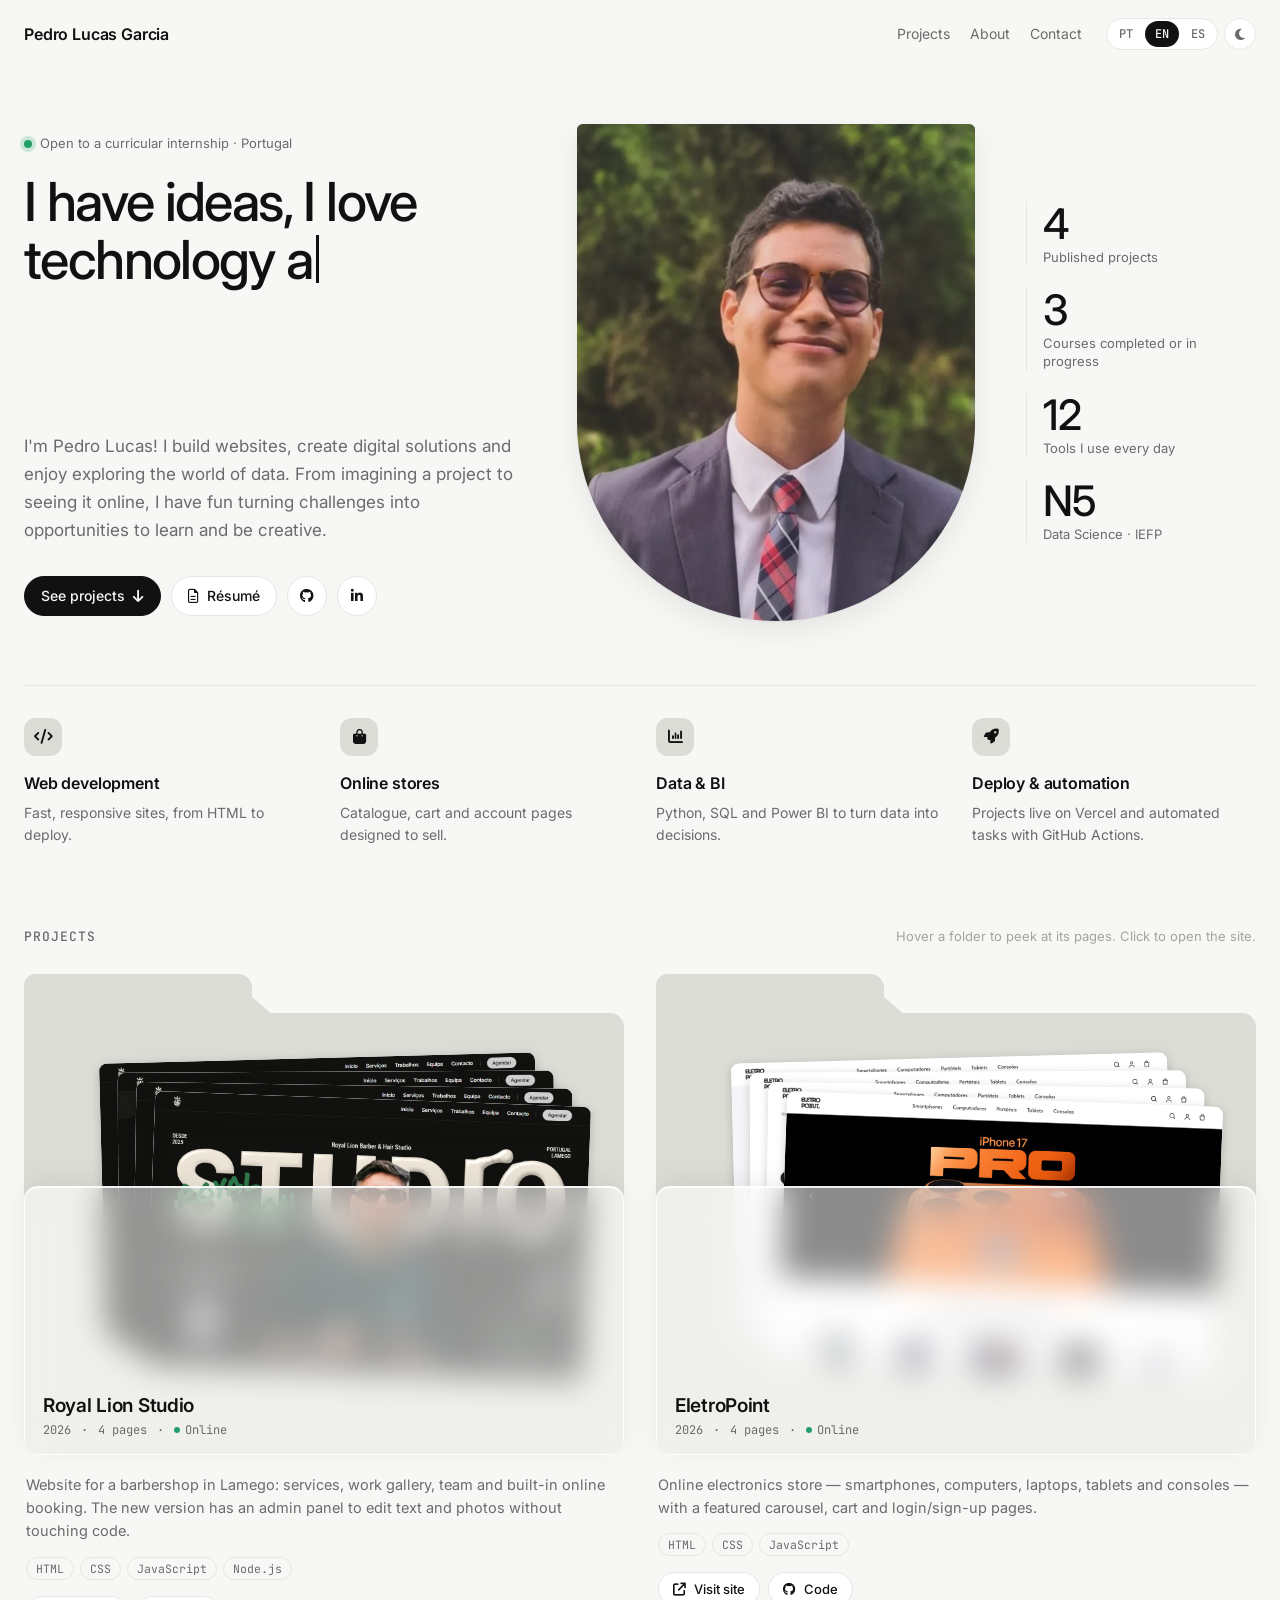
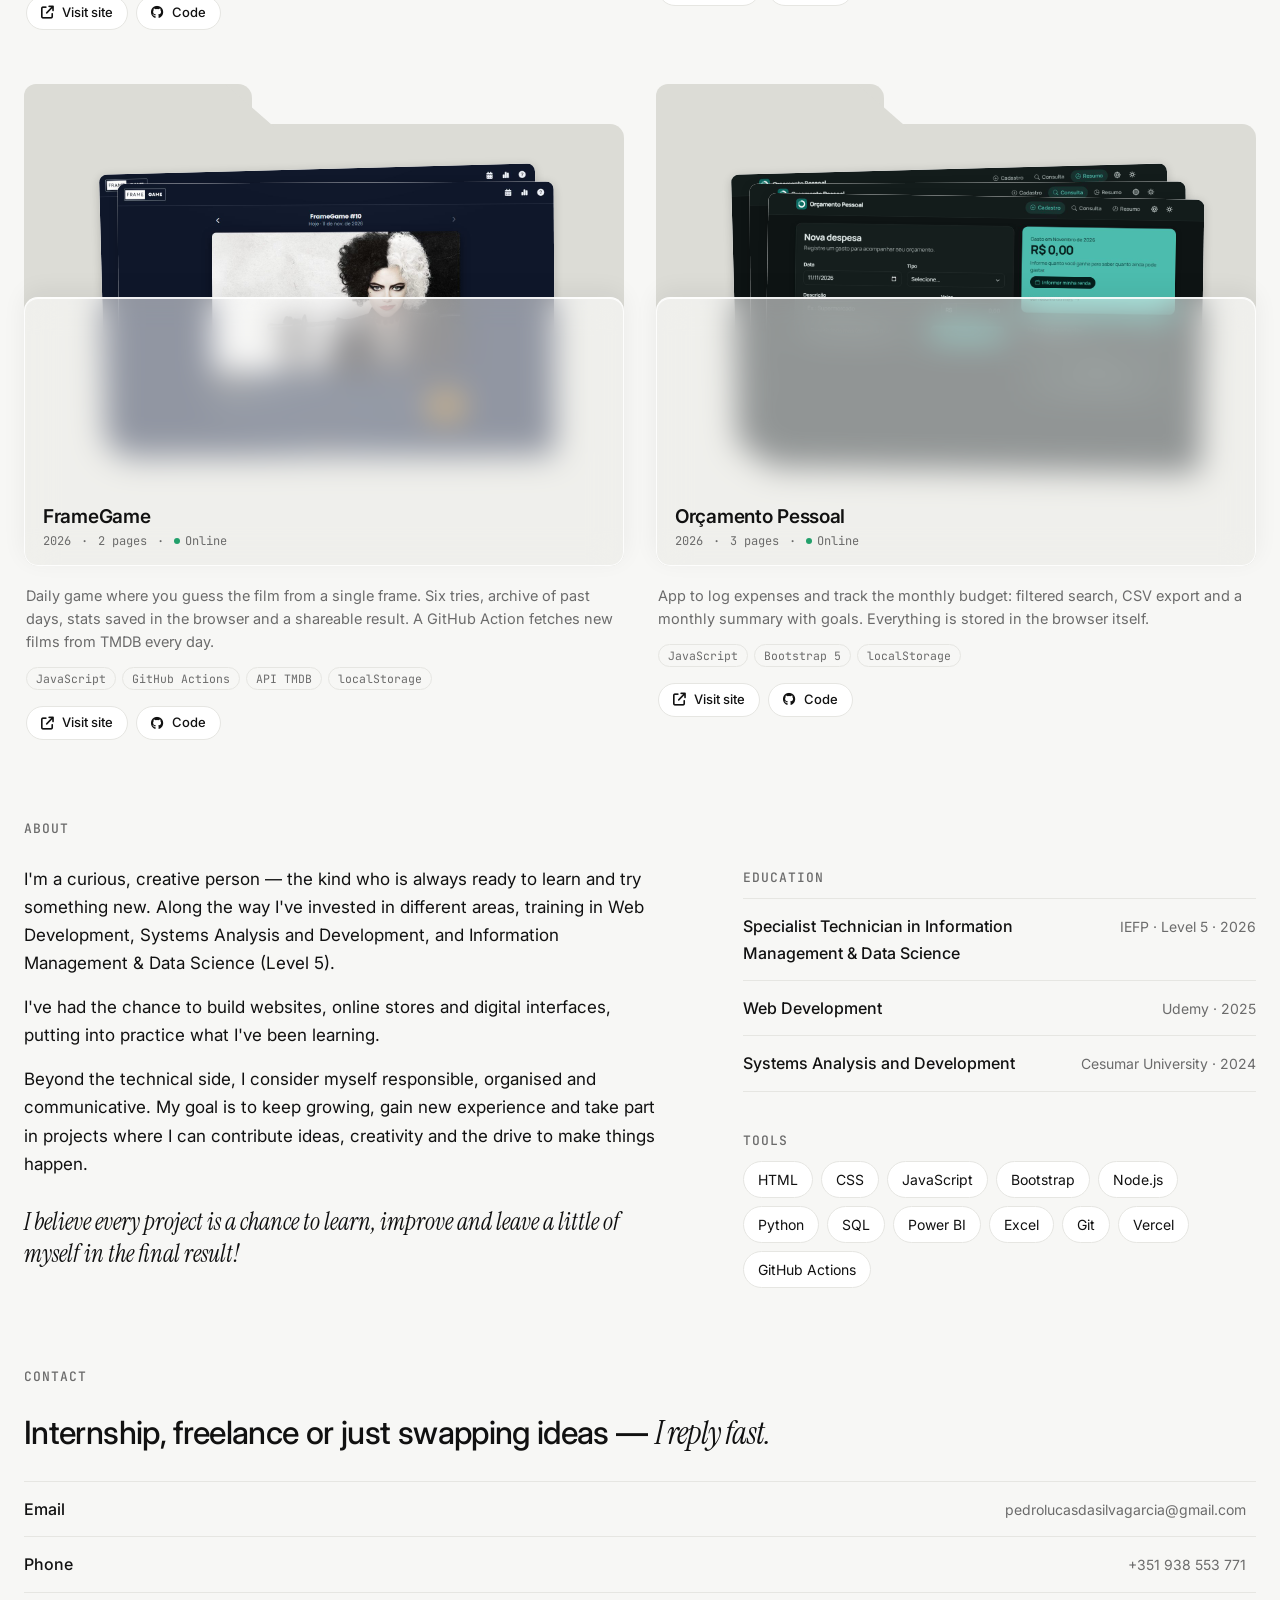
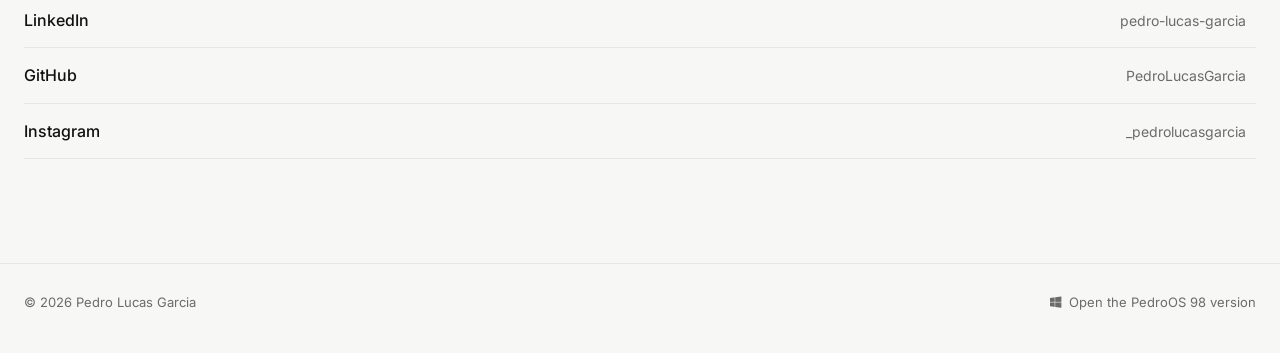
<file: classico/index.html>
<!DOCTYPE html>
<html lang="pt">
<head>
  <meta charset="UTF-8">
  <meta name="viewport" content="width=device-width, initial-scale=1.0">
  <title>Pedro Lucas Garcia · Portfólio</title>
  <meta name="description" content="Portfólio de Pedro Lucas Garcia — desenvolvimento web, frontend e ciência de dados.">
  <!-- Aplica o tema guardado antes de pintar (evita o "flash" de tema errado) -->
  <script>
    try {
      var t = localStorage.getItem("classico-theme") ||
        (matchMedia("(prefers-color-scheme: dark)").matches ? "dark" : "light");
      document.documentElement.dataset.theme = t;
    } catch (e) { document.documentElement.dataset.theme = "light"; }
  </script>
  <link rel="preconnect" href="https://fonts.googleapis.com">
  <link rel="preconnect" href="https://fonts.gstatic.com" crossorigin>
  <link href="https://fonts.googleapis.com/css2?family=Inter:wght@400;500;600&family=Instrument+Serif:ital@0;1&family=JetBrains+Mono:wght@400;500&display=swap" rel="stylesheet">
  <link rel="stylesheet" href="https://cdnjs.cloudflare.com/ajax/libs/font-awesome/6.5.1/css/all.min.css">
  <link rel="stylesheet" href="style.css?v=6">
</head>
<body>
  <a class="skip" href="#projetos" data-i18n="skip">Saltar para os projetos</a>

  <header class="top">
    <a class="brand" href="#inicio">Pedro Lucas Garcia</a>
    <nav class="top-nav" aria-label="Navegação">
      <a href="#projetos" data-i18n="navProjects">Projetos</a>
      <a href="#sobre" data-i18n="navAbout">Sobre</a>
      <a href="#contacto" data-i18n="navContact">Contacto</a>
    </nav>
    <div class="toggles">
      <div class="seg" id="lang-seg" role="group" aria-label="Idioma / Language / Idioma">
        <button type="button" data-l="pt" lang="pt" title="Português">PT</button>
        <button type="button" data-l="en" lang="en" title="English">EN</button>
        <button type="button" data-l="es" lang="es" title="Español">ES</button>
      </div>
      <button class="icon-btn" id="theme-btn" type="button" aria-label="Alternar tema claro/escuro">
        <i class="fa-solid fa-moon"></i><i class="fa-solid fa-sun"></i>
      </button>
    </div>
  </header>

  <main>
    <!-- ===== INÍCIO ===== -->
    <section id="inicio" class="hero">
      <div class="hero-grid">
        <div class="hero-text">
          <p class="status"><span class="dot"></span><span data-i18n="status">Disponível para estágio curricular · Portugal</span></p>
          <!-- o texto completo fica no aria-label; a versão "a escrever" é só visual -->
          <h1 id="headline">
            <span class="type-ghost" aria-hidden="true"></span>
            <span class="type-live" aria-hidden="true"></span>
          </h1>
          <p class="lead" data-i18n="lead">Sou o Pedro Lucas! Desenvolvo websites, crio soluções digitais e gosto de explorar o mundo dos dados. Desde imaginar um projeto até vê-lo online, divirto-me a transformar desafios em oportunidades de aprendizagem e criatividade.</p>
          <div class="cta">
            <a class="btn btn-solid" href="#projetos"><span data-i18n="ctaWork">Ver projetos</span> <i class="fa-solid fa-arrow-down"></i></a>
            <a class="btn" href="../assets/CV.pdf?v=3" target="_blank" rel="noopener"><i class="fa-regular fa-file-lines"></i> <span data-i18n="ctaCV">Currículo</span></a>
            <a class="btn btn-ghost" href="https://github.com/PedroLucasGarcia" target="_blank" rel="noopener" aria-label="GitHub"><i class="fa-brands fa-github"></i></a>
            <a class="btn btn-ghost" href="https://linkedin.com/in/pedro-lucas-garcia/" target="_blank" rel="noopener" aria-label="LinkedIn"><i class="fa-brands fa-linkedin-in"></i></a>
          </div>
        </div>

        <figure class="hero-photo">
          <img class="avatar" src="../assets/profile-img.jpeg" alt="Foto de Pedro Lucas Garcia" width="861" height="861">
        </figure>

        <ul class="stats">
          <li><strong id="stat-projects">4</strong><span data-i18n="statProjects">Projetos publicados</span></li>
          <li><strong>3</strong><span data-i18n="statEdu">Formações concluídas ou a decorrer</span></li>
          <li><strong>12</strong><span data-i18n="statTools">Ferramentas no dia a dia</span></li>
          <li><strong>N5</strong><span data-i18n="statLevel">Ciência dos Dados · IEFP</span></li>
        </ul>
      </div>

      <ul class="features">
        <li>
          <i class="fa-solid fa-code" aria-hidden="true"></i>
          <h3 data-i18n="f1t">Desenvolvimento web</h3>
          <p data-i18n="f1d">Sites rápidos e responsivos, do HTML ao deploy.</p>
        </li>
        <li>
          <i class="fa-solid fa-bag-shopping" aria-hidden="true"></i>
          <h3 data-i18n="f2t">Lojas online</h3>
          <p data-i18n="f2d">Catálogo, carrinho e páginas de conta pensadas para vender.</p>
        </li>
        <li>
          <i class="fa-solid fa-chart-column" aria-hidden="true"></i>
          <h3 data-i18n="f3t">Dados &amp; BI</h3>
          <p data-i18n="f3d">Python, SQL e Power BI para transformar dados em decisões.</p>
        </li>
        <li>
          <i class="fa-solid fa-rocket" aria-hidden="true"></i>
          <h3 data-i18n="f4t">Deploy &amp; automação</h3>
          <p data-i18n="f4d">Projetos no ar com Vercel e tarefas automáticas com GitHub Actions.</p>
        </li>
      </ul>
    </section>

    <!-- ===== PROJETOS ===== -->
    <section id="projetos" class="block">
      <div class="block-head">
        <h2 data-i18n="projectsTitle">Projetos</h2>
        <p class="hint" data-i18n="projectsHint">Passa o rato numa pasta para espreitar as páginas. Clica para abrir o site.</p>
      </div>
      <div class="folders" id="folders"><!-- gerado em script.js a partir de projects.js --></div>
    </section>

    <!-- ===== SOBRE ===== -->
    <section id="sobre" class="block">
      <div class="block-head"><h2 data-i18n="aboutTitle">Sobre</h2></div>
      <div class="about">
        <div class="prose">
          <p data-i18n="about1"></p>
          <p data-i18n="about2"></p>
          <p data-i18n="about3"></p>
          <p class="prose-close" data-i18n="about4"></p>
        </div>

        <div class="about-side">
          <h3 class="sub" data-i18n="eduTitle">Formação</h3>
          <!-- da mais recente para a mais antiga -->
          <ul class="rows">
            <li><span class="row-main" data-i18n="edu1">Técnico Especialista em Gestão de Informação e Ciência dos Dados</span><span class="row-meta" data-i18n="edu1m">IEFP · Nível 5 · 2026</span></li>
            <li><span class="row-main" data-i18n="edu3">Desenvolvimento Web</span><span class="row-meta" data-i18n="edu3m">Udemy · 2025</span></li>
            <li><span class="row-main" data-i18n="edu2">Análise e Desenvolvimento de Sistemas</span><span class="row-meta" data-i18n="edu2m">Universidade Cesumar · 2024</span></li>
          </ul>

          <h3 class="sub" data-i18n="skillsTitle">Ferramentas</h3>
          <ul class="chips">
            <li>HTML</li><li>CSS</li><li>JavaScript</li><li>Bootstrap</li><li>Node.js</li>
            <li>Python</li><li>SQL</li><li>Power BI</li><li>Excel</li>
            <li>Git</li><li>Vercel</li><li>GitHub Actions</li>
          </ul>
        </div>
      </div>
    </section>

    <!-- ===== CONTACTO ===== -->
    <section id="contacto" class="block">
      <div class="block-head"><h2 data-i18n="contactTitle">Contacto</h2></div>
      <p class="big-line" data-i18n="contactLine">Estágio, freelance ou só trocar uma ideia — <em>respondo rápido.</em></p>
      <ul class="rows links">
        <li><a href="mailto:pedrolucasdasilvagarcia@gmail.com"><span class="row-main">Email</span><span class="row-meta">pedrolucasdasilvagarcia@gmail.com <i class="fa-solid fa-arrow-up-right"></i></span></a></li>
        <li><a href="tel:+351938553771"><span class="row-main" data-i18n="phone">Telefone</span><span class="row-meta">+351 938 553 771 <i class="fa-solid fa-arrow-up-right"></i></span></a></li>
        <li><a href="https://linkedin.com/in/pedro-lucas-garcia/" target="_blank" rel="noopener"><span class="row-main">LinkedIn</span><span class="row-meta">pedro-lucas-garcia <i class="fa-solid fa-arrow-up-right"></i></span></a></li>
        <li><a href="https://github.com/PedroLucasGarcia" target="_blank" rel="noopener"><span class="row-main">GitHub</span><span class="row-meta">PedroLucasGarcia <i class="fa-solid fa-arrow-up-right"></i></span></a></li>
        <li><a href="https://www.instagram.com/_pedrolucasgarcia/" target="_blank" rel="noopener"><span class="row-main">Instagram</span><span class="row-meta">_pedrolucasgarcia <i class="fa-solid fa-arrow-up-right"></i></span></a></li>
      </ul>
    </section>
  </main>

  <footer class="foot">
    <span>© <span id="year"></span> Pedro Lucas Garcia</span>
    <a href="../" class="os-link"><i class="fa-brands fa-windows"></i> <span data-i18n="osLink">Abrir a versão PedroOS 98</span></a>
  </footer>

  <script src="../projects.js?v=3"></script>
  <script src="script.js?v=3"></script>
</body>
</html>
</file>
<file: classico/style.css>
/* =========================================================
   Portfólio clássico — minimalista, coluna única, claro/escuro
   ========================================================= */
:root {
  --bg: #f7f7f5;
  --surface: #ffffff;
  --text: #111111;
  --muted: #6b6b6b;
  --faint: #a3a3a0;
  --line: #e6e6e2;
  --accent: #2f6df6;
  --ok: #22a06b;
  --folder: #dcdcd6;
  --folder-tab: #cfcfc8;
  --glass: rgba(255, 255, 255, 0.55);
  --glass-line: rgba(255, 255, 255, 0.85);
  --shadow: 0 1px 2px rgba(0,0,0,.04), 0 10px 30px rgba(0,0,0,.08);
  --sans: "Inter", system-ui, -apple-system, "Segoe UI", sans-serif;
  --serif: "Instrument Serif", Georgia, serif;
  --mono: "JetBrains Mono", ui-monospace, Consolas, monospace;
  --wrap: 1440px;
  color-scheme: light;
}
:root[data-theme="dark"] {
  --bg: #0d0d0d;
  --surface: #161616;
  --text: #ededed;
  --muted: #9a9a9a;
  --faint: #5c5c5c;
  --line: #242424;
  --accent: #7aa2ff;
  --ok: #3ccf8e;
  --folder: #262626;
  --folder-tab: #303030;
  --glass: rgba(30, 30, 30, 0.55);
  --glass-line: rgba(255, 255, 255, 0.10);
  --shadow: 0 1px 2px rgba(0,0,0,.4), 0 12px 32px rgba(0,0,0,.5);
  color-scheme: dark;
}

*, *::before, *::after { box-sizing: border-box; }
html { scroll-behavior: smooth; -webkit-text-size-adjust: 100%; }
body {
  margin: 0;
  background: var(--bg);
  color: var(--text);
  font: 400 16px/1.65 var(--sans);
  -webkit-font-smoothing: antialiased;
  transition: background-color .3s, color .3s;
}
img { display: block; max-width: 100%; }
a { color: inherit; }
em { font-family: var(--serif); font-style: italic; font-weight: 400; }
::selection { background: var(--text); color: var(--bg); }
:focus-visible { outline: 2px solid var(--accent); outline-offset: 3px; border-radius: 6px; }

.skip {
  position: absolute; left: 16px; top: -40px; z-index: 50;
  background: var(--text); color: var(--bg); padding: 6px 12px; border-radius: 8px;
  text-decoration: none; font-size: 14px;
}
.skip:focus { top: 12px; }

/* ---------- Topo ---------- */
.top {
  position: sticky; top: 0; z-index: 20;
  display: flex; align-items: center; gap: 24px;
  max-width: var(--wrap); margin: 0 auto; padding: 18px 24px;
  background: color-mix(in srgb, var(--bg) 82%, transparent);
  backdrop-filter: blur(12px); -webkit-backdrop-filter: blur(12px);
}
.brand { font-weight: 600; text-decoration: none; letter-spacing: -.01em; margin-right: auto; }
.top-nav { display: flex; gap: 20px; }
.top-nav a { color: var(--muted); text-decoration: none; font-size: 14px; transition: color .2s; }
.top-nav a:hover { color: var(--text); }
.toggles { display: flex; gap: 6px; }
.icon-btn {
  height: 32px; border: 1px solid var(--line); background: var(--surface); color: var(--muted);
  border-radius: 999px; cursor: pointer; font: 500 12px var(--mono);
  display: inline-flex; align-items: center; justify-content: center; transition: border-color .2s, color .2s;
}
.icon-btn { width: 32px; font-size: 13px; }
.icon-btn:hover { color: var(--text); border-color: var(--faint); }
.seg { display: inline-flex; height: 32px; padding: 2px; gap: 2px; border: 1px solid var(--line); border-radius: 999px; background: var(--surface); }
.seg button {
  border: 0; background: transparent; color: var(--muted); border-radius: 999px; padding: 0 10px;
  font: 500 12px var(--mono); cursor: pointer; transition: background .2s, color .2s;
}
.seg button:hover { color: var(--text); }
.seg button[aria-pressed="true"] { background: var(--text); color: var(--bg); }
.icon-btn .fa-sun { display: none; }
:root[data-theme="dark"] .icon-btn .fa-sun { display: inline; }
:root[data-theme="dark"] .icon-btn .fa-moon { display: none; }

/* ---------- Layout ---------- */
main { max-width: var(--wrap); margin: 0 auto; padding: 0 24px; }
.block { padding: 72px 0 8px; scroll-margin-top: 60px; }
.block-head { display: flex; align-items: baseline; justify-content: space-between; gap: 16px; flex-wrap: wrap; margin-bottom: 28px; }
h2 {
  margin: 0; font: 500 13px var(--mono); text-transform: uppercase; letter-spacing: .08em; color: var(--muted);
}
.hint { margin: 0; font-size: 13px; color: var(--faint); }

/* ---------- Início (hero) ---------- */
.hero { padding: 56px 0 8px; }
.hero-grid {
  display: grid; grid-template-columns: minmax(0, 1.2fr) minmax(0, .95fr) minmax(0, .55fr);
  gap: clamp(28px, 4vw, 56px); align-items: center;
}
.hero-photo {
  margin: 0; aspect-ratio: 4 / 5; overflow: hidden;
  border-radius: 28px 28px 999px 999px; background: var(--folder); box-shadow: var(--shadow);
}
.avatar { width: 100%; height: 100%; object-fit: cover; object-position: 50% 30%; }
.stats { list-style: none; margin: 0; padding: 0; display: grid; gap: 22px; }
.stats li { display: flex; flex-direction: column; gap: 2px; padding-left: 16px; border-left: 1px solid var(--line); }
.stats strong { font-size: clamp(30px, 3.4vw, 42px); font-weight: 500; line-height: 1.05; letter-spacing: -.03em; }
.stats span { font-size: 13px; color: var(--muted); line-height: 1.4; }
.features {
  list-style: none; margin: 64px 0 0; padding: 32px 0 0; border-top: 1px solid var(--line);
  display: grid; grid-template-columns: repeat(4, minmax(0, 1fr)); gap: 32px;
}
.features i {
  width: 38px; height: 38px; display: grid; place-items: center; margin-bottom: 14px;
  border-radius: 12px; background: var(--folder); color: var(--text); font-size: 15px;
}
.features h3 { margin: 0 0 6px; font-size: 16px; font-weight: 600; letter-spacing: -.01em; }
.features p { margin: 0; font-size: 14px; color: var(--muted); line-height: 1.55; }
.status { display: inline-flex; align-items: center; gap: 8px; margin: 0 0 18px; font-size: 13px; color: var(--muted); }
.dot { width: 8px; height: 8px; border-radius: 50%; background: var(--ok); box-shadow: 0 0 0 4px color-mix(in srgb, var(--ok) 20%, transparent); animation: pulse 2.4s infinite; }
@keyframes pulse { 50% { box-shadow: 0 0 0 7px color-mix(in srgb, var(--ok) 0%, transparent); } }
h1 {
  margin: 0 0 22px; font-size: clamp(32px, 4.2vw, 54px); line-height: 1.08; font-weight: 500; letter-spacing: -.03em;
  text-wrap: balance;
}
h1 em { font-size: 1.08em; }
/* digitação: a cópia invisível reserva o espaço final, para o layout não saltar */
#headline { display: grid; }
#headline > span { grid-area: 1 / 1; }
.type-ghost { visibility: hidden; }
.type-live::after {
  content: ""; display: inline-block; width: .06em; height: .9em; margin-left: .06em;
  vertical-align: -.08em; background: currentColor; animation: caret 1s steps(1) infinite;
}
@keyframes caret { 50% { opacity: 0; } }
.lead { margin: 0 0 32px; max-width: 540px; color: var(--muted); font-size: 17px; }
.cta { display: flex; flex-wrap: wrap; gap: 10px; }
.btn {
  display: inline-flex; align-items: center; gap: 8px; height: 40px; padding: 0 16px;
  border: 1px solid var(--line); border-radius: 999px; background: var(--surface);
  text-decoration: none; font-size: 14px; font-weight: 500; transition: transform .2s, border-color .2s, background .2s;
}
.btn:hover { border-color: var(--faint); transform: translateY(-1px); }
.btn-solid { background: var(--text); color: var(--bg); border-color: var(--text); }
.btn-solid:hover { border-color: var(--text); }
.btn-ghost { width: 40px; padding: 0; justify-content: center; }

/* ---------- Pastas de vidro (projetos) ---------- */
.folders { display: grid; grid-template-columns: repeat(2, 1fr); gap: 56px 32px; }
.project { display: flex; flex-direction: column; }

.folder {
  position: relative; display: block; aspect-ratio: 5 / 4; text-decoration: none;
  perspective: 1000px; isolation: isolate; cursor: pointer;
}
/* parte de trás da pasta, com aba */
.folder-back {
  position: absolute; inset: 8% 0 0 0; border-radius: 4px 14px 14px 14px;
  background: var(--folder); z-index: 0; transition: background .3s;
}
.folder-back::before {
  content: ""; position: absolute; left: 0; top: -9%; width: 38%; height: 10%;
  background: var(--folder); border-radius: 12px 14px 0 0;
}
.folder-back::after {
  content: ""; position: absolute; left: 30%; top: -9%; width: 12%; height: 10%;
  background: var(--folder);
  clip-path: polygon(0 0, 30% 0, 100% 100%, 0 100%);
}

/* capturas das páginas a espreitar */
.sheets { position: absolute; inset: 14% 7% 0 7%; z-index: 1; }
.sheet {
  position: absolute; left: 0; right: 0; top: 0; aspect-ratio: 16 / 10;
  border-radius: 8px; overflow: hidden; background: var(--surface);
  box-shadow: 0 2px 10px rgba(0,0,0,.18);
  transform-origin: 50% 100%;
  transform: translate(calc(var(--i) * 3%), calc(var(--i) * 5%)) rotate(calc(var(--i) * 1.2deg - 1.5deg));
  transition: transform .55s cubic-bezier(.2,.8,.2,1), box-shadow .3s;
}
.sheet img { width: 100%; height: 100%; object-fit: cover; object-position: top; }
.sheet span {
  position: absolute; left: 8px; top: 8px; padding: 2px 8px; border-radius: 999px;
  background: rgba(0,0,0,.6); color: #fff; font: 500 10px var(--mono); letter-spacing: .02em;
  opacity: 0; transition: opacity .3s;
}

/* frente de vidro */
.folder-front {
  position: absolute; left: 0; right: 0; bottom: 0; height: 56%; z-index: 2;
  border-radius: 14px; padding: 16px 18px;
  background: var(--glass);
  backdrop-filter: blur(16px) saturate(1.4); -webkit-backdrop-filter: blur(16px) saturate(1.4);
  border: 1px solid var(--glass-line);
  box-shadow: inset 0 1px 0 var(--glass-line), 0 -6px 24px rgba(0,0,0,.06);
  display: flex; flex-direction: column; justify-content: flex-end;
  transform-origin: 50% 100%;
  transition: transform .55s cubic-bezier(.2,.8,.2,1);
}
.folder-front h3 { margin: 0; font-size: 19px; font-weight: 600; letter-spacing: -.015em; line-height: 1.2; color: var(--text); }
.folder-meta { display: flex; align-items: center; gap: 10px; margin-top: 4px; font: 400 12px var(--mono); color: var(--muted); }
.folder-meta .live { display: inline-flex; align-items: center; gap: 5px; }
.folder-meta .live::before { content: ""; width: 6px; height: 6px; border-radius: 50%; background: var(--ok); }
.folder-open {
  position: absolute; right: 14px; top: 14px; width: 30px; height: 30px; border-radius: 50%;
  display: grid; place-items: center; font-size: 12px;
  background: var(--text); color: var(--bg);
  opacity: 0; transform: scale(.8) rotate(-45deg); transition: opacity .3s, transform .3s;
}

@media (hover: hover) {
  .folder:hover .sheet {
    transform: translate(calc((var(--i) - (var(--n) - 1) / 2) * 22%), calc(-26% + var(--i) * 2%))
               rotate(calc((var(--i) - (var(--n) - 1) / 2) * 7deg));
    box-shadow: 0 10px 30px rgba(0,0,0,.25);
  }
  .folder:hover .sheet span { opacity: 1; }
  .folder:hover .folder-front { transform: rotateX(-14deg); }
  .folder:hover .folder-open { opacity: 1; transform: none; }
}
.folder:focus-visible { outline-offset: 6px; border-radius: 14px; }

.project-body { padding: 18px 2px 0; }
.project-body p { margin: 0 0 14px; color: var(--muted); font-size: 14.5px; line-height: 1.6; }
.tags { display: flex; flex-wrap: wrap; gap: 6px; margin: 0 0 16px; padding: 0; list-style: none; }
.tags li { font: 400 11.5px var(--mono); color: var(--muted); padding: 3px 9px; border: 1px solid var(--line); border-radius: 999px; }
.project-links { display: flex; gap: 8px; flex-wrap: wrap; }
.project-links .btn { height: 34px; font-size: 13px; padding: 0 14px; }

/* ---------- Sobre ---------- */
.about { display: grid; grid-template-columns: minmax(0, 1.25fr) minmax(0, 1fr); gap: clamp(32px, 6vw, 88px); align-items: start; }
.prose p { margin: 0 0 16px; font-size: 17px; max-width: 640px; }
.prose .prose-close { font-family: var(--serif); font-style: italic; font-size: 24px; line-height: 1.35; margin-top: 28px; }
.about-side .sub:first-child { margin-top: 4px; }
.sub { margin: 40px 0 12px; font: 500 13px var(--mono); text-transform: uppercase; letter-spacing: .08em; color: var(--muted); }
.rows { list-style: none; margin: 0; padding: 0; border-top: 1px solid var(--line); }
.rows li { border-bottom: 1px solid var(--line); }
.rows li, .rows a {
  display: flex; justify-content: space-between; align-items: baseline; gap: 16px; padding: 14px 0;
}
.rows.links li { padding: 0; }
.rows a { flex: 1; text-decoration: none; transition: padding .25s; }
.rows a:hover { padding-left: 8px; padding-right: 8px; }
.row-main { font-weight: 500; }
.row-meta { color: var(--muted); font-size: 14px; text-align: right; white-space: nowrap; }
.row-meta i { font-size: 11px; margin-left: 6px; transition: transform .25s; }
.rows a:hover .row-meta i { transform: translate(2px, -2px); color: var(--text); }
.chips { list-style: none; margin: 0; padding: 0; display: flex; flex-wrap: wrap; gap: 8px; }
.chips li { padding: 6px 14px; border: 1px solid var(--line); border-radius: 999px; font-size: 14px; background: var(--surface); }

/* ---------- Contacto / rodapé ---------- */
.big-line { margin: 0 0 28px; font-size: clamp(24px, 4vw, 32px); line-height: 1.25; letter-spacing: -.02em; font-weight: 500; }
.foot {
  max-width: var(--wrap); margin: 96px auto 0; padding: 28px 24px 40px;
  display: flex; justify-content: space-between; gap: 16px; flex-wrap: wrap;
  font-size: 13px; color: var(--muted); border-top: 1px solid var(--line);
}
.os-link { text-decoration: none; display: inline-flex; gap: 8px; align-items: center; transition: color .2s; }
.os-link:hover { color: var(--text); }

/* ---------- Animação de entrada ---------- */
.reveal { opacity: 0; transform: translateY(14px); transition: opacity .7s, transform .7s cubic-bezier(.2,.8,.2,1); }
.reveal.in { opacity: 1; transform: none; }

/* ---------- Responsivo ---------- */
@media (max-width: 1000px) {
  .hero-grid { grid-template-columns: minmax(0, 1.3fr) minmax(0, 1fr); }
  .stats { grid-column: 1 / -1; grid-template-columns: repeat(4, minmax(0, 1fr)); }
  .features { grid-template-columns: repeat(2, minmax(0, 1fr)); }
  .about { grid-template-columns: 1fr; }
}
@media (max-width: 680px) {
  .hero { padding-top: 32px; }
  .hero-grid { grid-template-columns: 1fr; }
  .hero-photo { order: -1; width: min(240px, 70%); justify-self: center; margin-inline: auto; }
  .stats { grid-template-columns: repeat(2, minmax(0, 1fr)); }
  .features { margin-top: 44px; grid-template-columns: 1fr; gap: 24px; }
  .seg button { padding: 0 8px; }
  .top { padding: 14px 16px; gap: 12px; }
  .top-nav { display: none; }
  main { padding: 0 16px; }
  .block { padding-top: 56px; }
  .folders { grid-template-columns: 1fr; gap: 48px; }
  .row-meta { white-space: normal; word-break: break-word; }
  .rows li:not(.links li), .rows a { flex-direction: column; gap: 2px; }
  .row-meta { text-align: left; }
  .foot { padding: 24px 16px 32px; margin-top: 72px; }
}
@media (prefers-reduced-motion: reduce) {
  *, *::before, *::after { transition: none !important; animation: none !important; }
  .reveal { opacity: 1; transform: none; }
}
</file>
